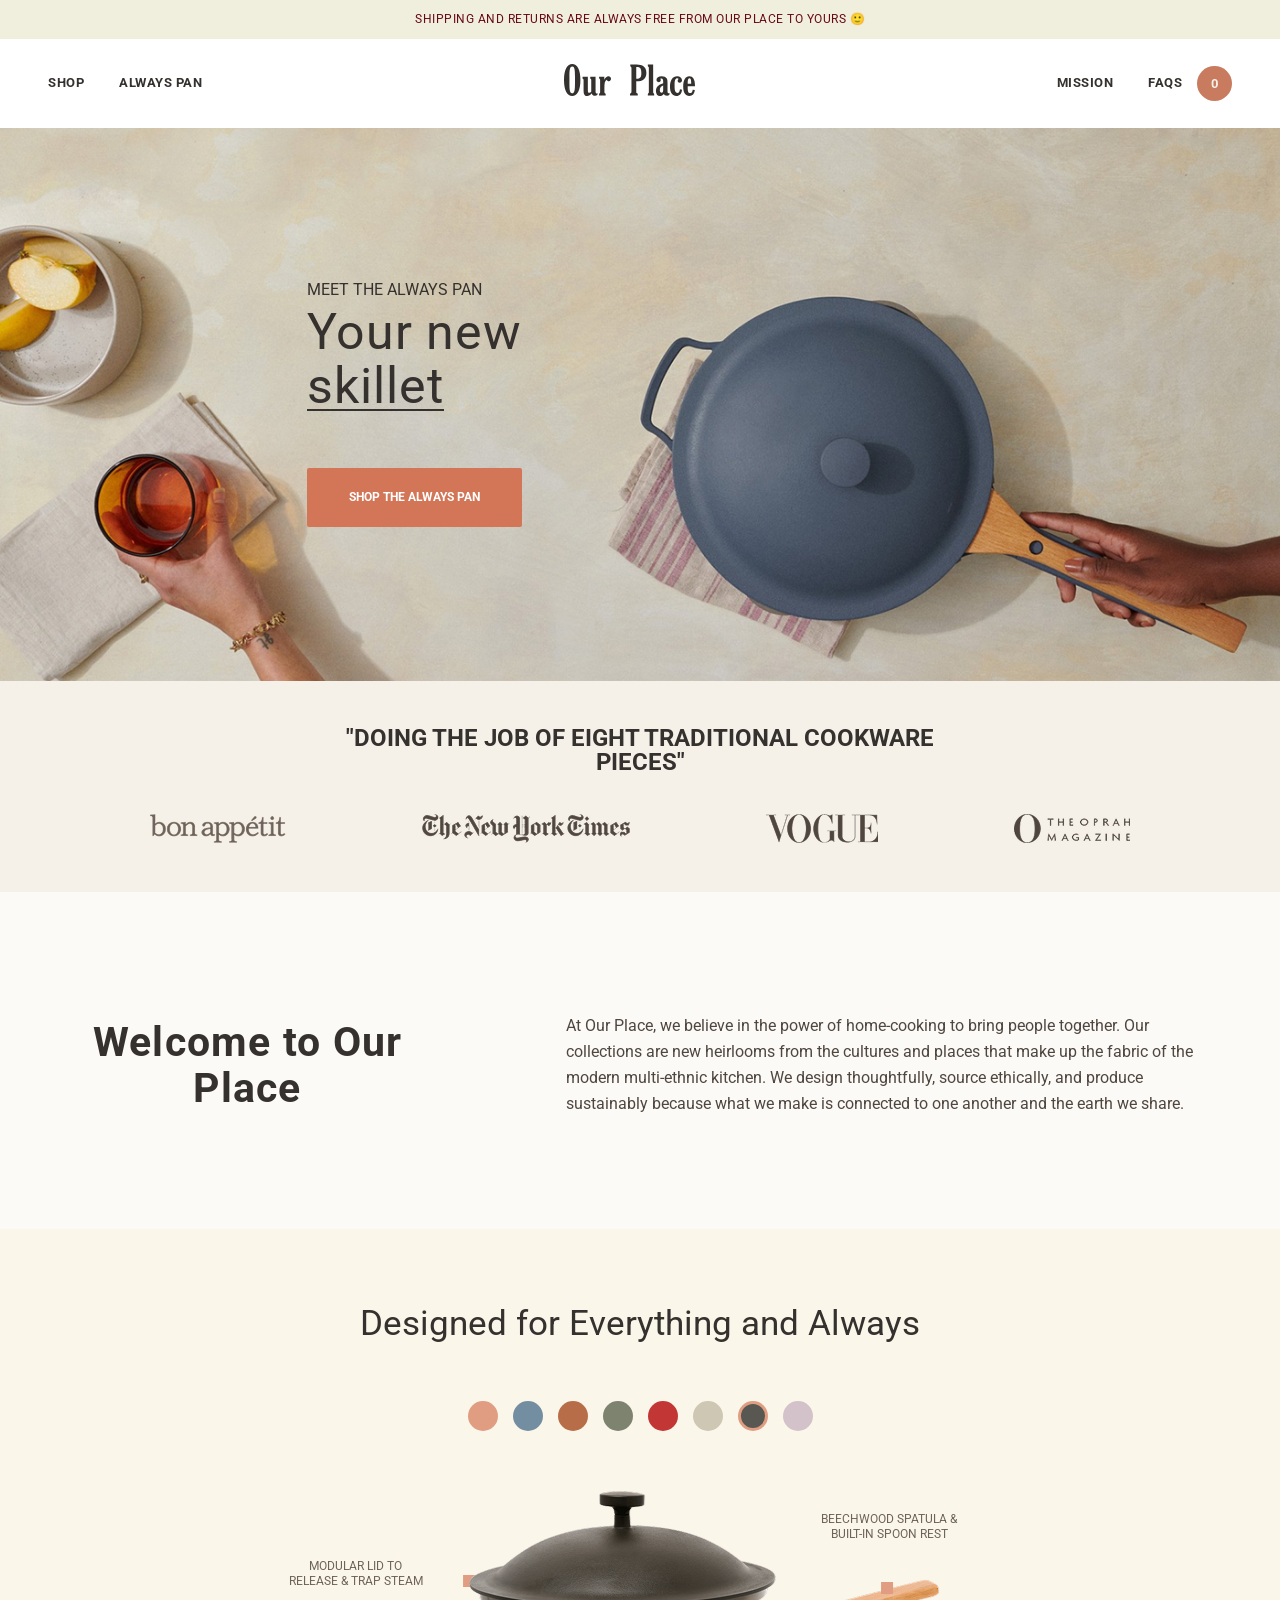
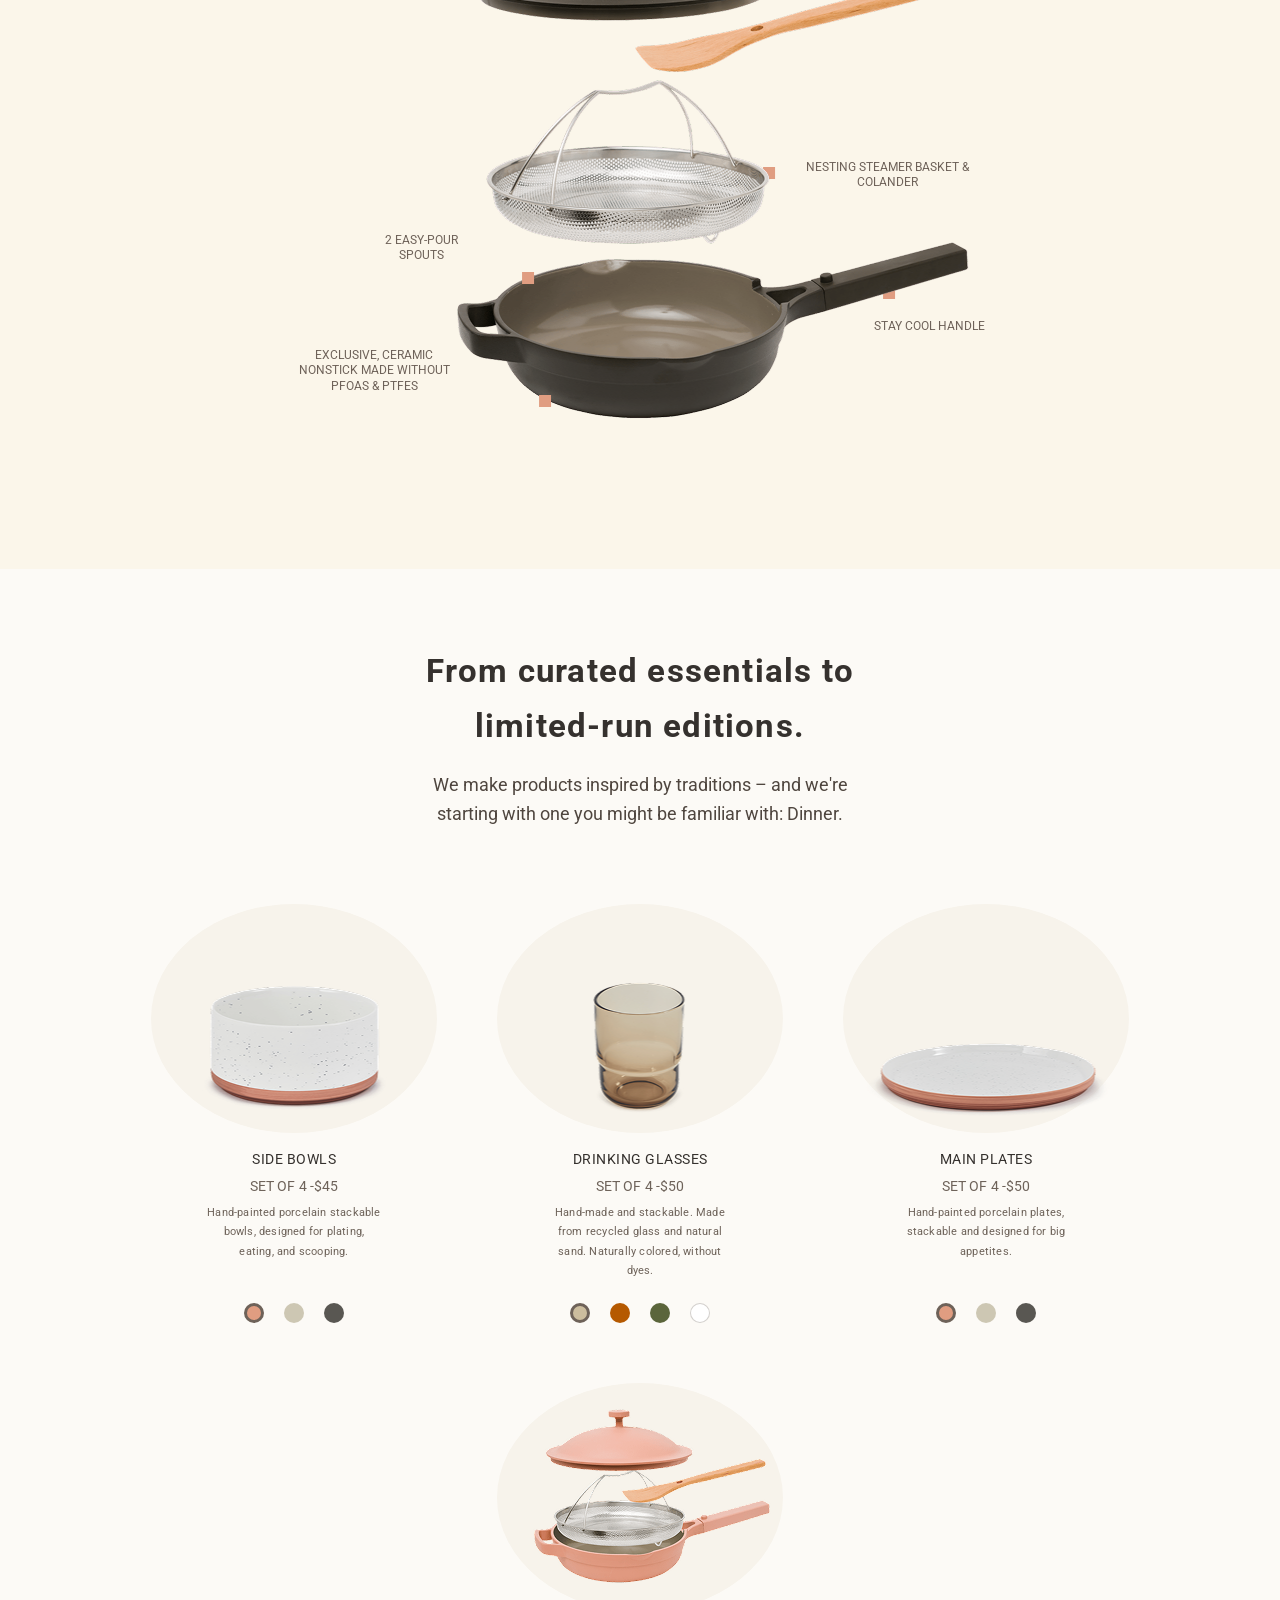
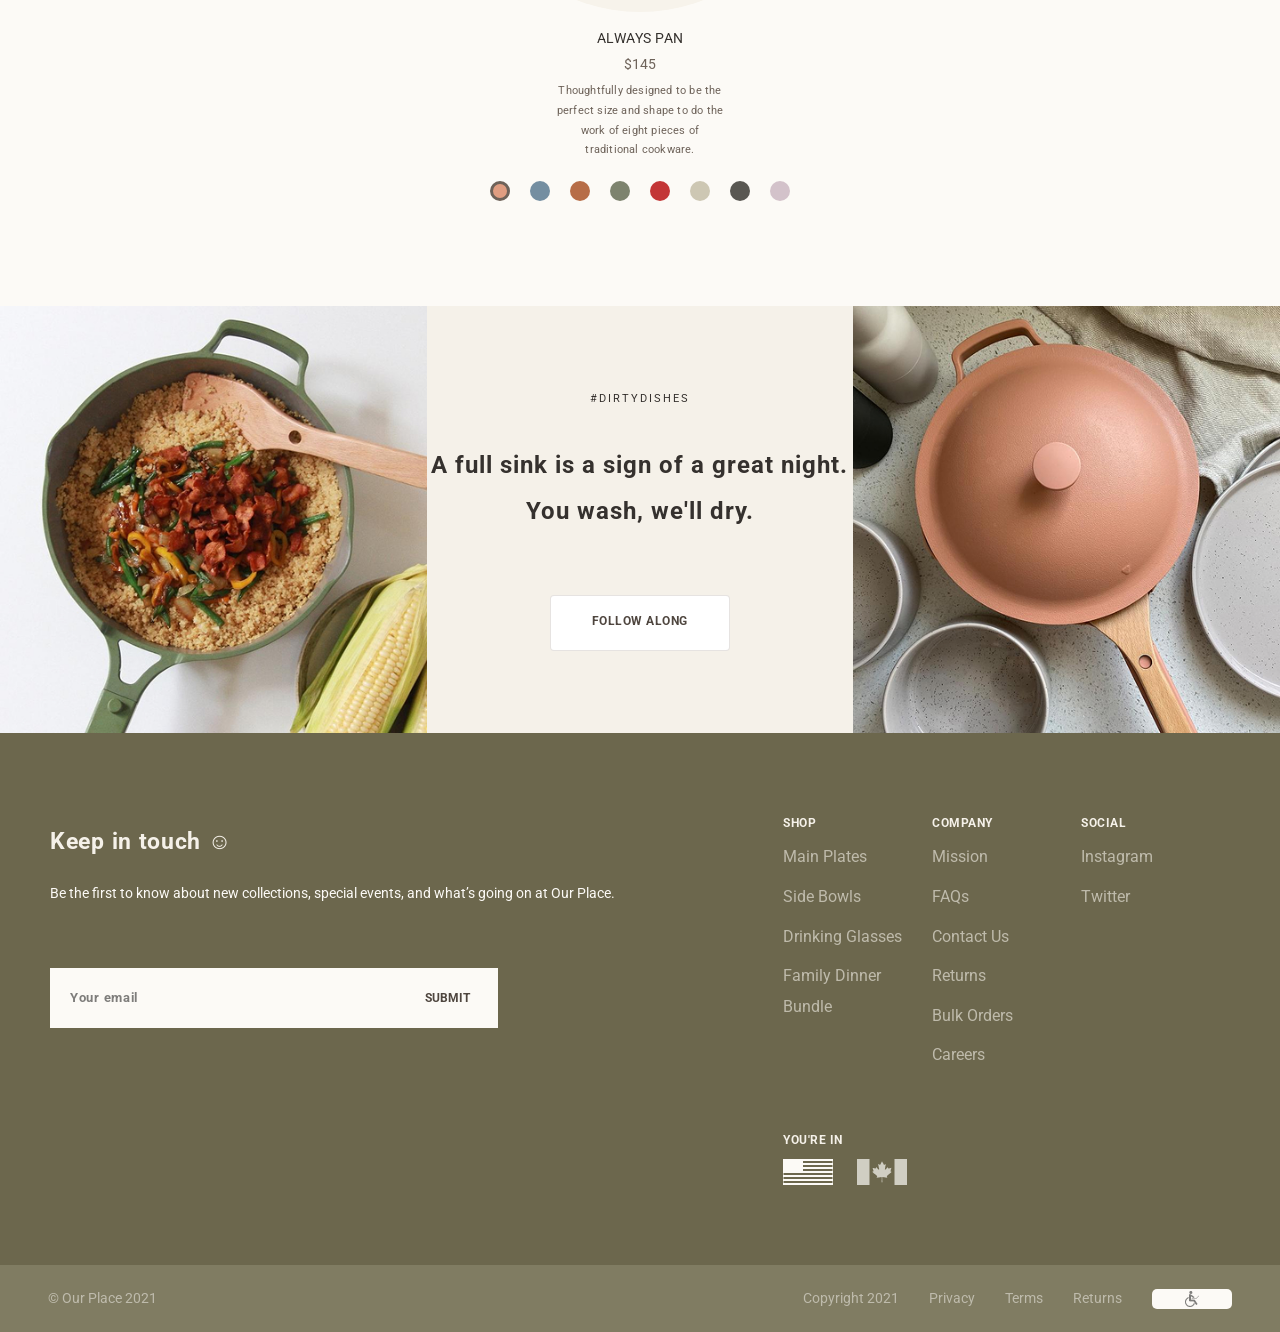
<file: index.html>
<!doctype html>
<html lang="en">
  <head>
    <meta charset="UTF-8" />
    <meta name="viewport" content="width=device-width, initial-scale=1.0" />
    <link rel="preconnect" href="https://fonts.googleapis.com" />
    <link rel="preconnect" href="https://fonts.gstatic.com" crossorigin />
    <link
      href="https://fonts.googleapis.com/css2?family=Roboto:ital,wght@0,100..900;1,100..900&display=swap"
      rel="stylesheet"
    />
    <link rel="stylesheet" href="style.css" />
    <title>Document</title>
  </head>
  <body>
    <div class="supheader">
      SHIPPING AND RETURNS ARE ALWAYS FREE FROM OUR PLACE TO YOURS 🙂
    </div>
    <header class="header">
      <nav class="nav__left">
        <ul>
          <li class="nav__item"><a href="#">Shop</a></li>
          <li class="nav__item"><a href="#">Always Pan</a></li>
        </ul>
      </nav>

      <div class="logo__wrapper">
        <a href="/">
          <img src="img/logo.svg" alt="Our Place" />
        </a>
      </div>

      <nav class="nav__left">
        <ul>
          <li class="nav__item"><a href="#">Mission</a></li>
          <li class="nav__item"><a href="#">FAQs</a></li>
          <li class="nav__item cart__item">
            <a href="#">
              <div class="cart__wrapper">
                <span class="cart__count">0</span>
              </div>
            </a>
          </li>
        </ul>
      </nav>

      <div class="mobile__menu">
        <img
          class="mobile__menu__icon active"
          src="./img/mobile-menu.png"
          alt="Menu"
        />
        <img class="mobile__menu__icon" src="./img/close.png" alt="Menu" />
        <ul class="mobile__menu__list">
          <li class="mobile__menu__item"><a href="#">Shop</a></li>
          <li class="mobile__menu__item"><a href="#">Always Pan</a></li>
          <li class="mobile__menu__item"><a href="#">Mission</a></li>
          <li class="mobile__menu__item"><a href="#">FAQs</a></li>
          <li class="mobile__menu__item"><a href="#">Cart</a></li>
        </ul>
      </div>
    </header>

    <main>
      <section class="hero">
        <div class="hero__content">
          <h3 class="hero__suptitle">Meet The Always Pan</h3>
          <h2 class="hero__title">
            <span>Your new </span><span class="hero__line-2">skillet</span>
          </h2>
          <button class="hero__btn">Shop the Always Pan</button>
        </div>
      </section>

      <section class="press">
        <h2 class="press__title">
          "Doing the job of eight traditional cookware pieces"
        </h2>
        <div class="press__content">
          <ul class="press__list">
            <li class="press__logo">
              <img src="./img/logo1.png" alt="bon appetit" />
            </li>
            <li class="press__logo">
              <img src="./img/logo2.png" alt="The New York Times" />
            </li>
            <li class="press__logo">
              <img src="./img/logo3.png" alt="VOGUE" />
            </li>
            <li class="press__logo">
              <img src="./img/logo4.png" alt="The oprah magazine" />
            </li>
          </ul>
        </div>
      </section>

      <section class="welcome">
        <div class="welcome__container">
          <h2 class="welcome__title">Welcome to Our Place</h2>
          <p class="welcome__text">
            At Our Place, we believe in the power of home-cooking to bring
            people together. Our collections are new heirlooms from the cultures
            and places that make up the fabric of the modern multi-ethnic
            kitchen. We design thoughtfully, source ethically, and produce
            sustainably because what we make is connected to one another and the
            earth we share.
          </p>
        </div>
      </section>

      <section class="design">
        <h2 class="design__title">Designed for Everything and Always</h2>
        <div class="design__colors">
          <ul>
            <li class="design__color"></li>
            <li class="design__color"></li>
            <li class="design__color"></li>
            <li class="design__color"></li>
            <li class="design__color"></li>
            <li class="design__color"></li>
            <li class="design__color active"></li>
            <li class="design__color"></li>
          </ul>
        </div>
        <div class="design__diagram">
          <img
            src="./img/skillet.png"
            alt="Skillet design"
            class="design__diagram__img"
          />

          <div class="design__diagram__tip diagram__tip__lid">
            <span class="diagram__tip__mark"></span>
            <p class="diagram__tip__text">
              Modular lid to release & trap steam
            </p>
          </div>

          <div class="design__diagram__tip diagram__tip__spatula">
            <span class="diagram__tip__mark"></span>
            <p class="diagram__tip__text">
              Beechwood spatula & built-in spoon rest
            </p>
          </div>

          <div class="design__diagram__tip diagram__tip__spouts">
            <span class="diagram__tip__mark"></span>
            <p class="diagram__tip__text">2 easy-pour spouts</p>
          </div>

          <div class="design__diagram__tip diagram__tip__colander">
            <span class="diagram__tip__mark"></span>
            <p class="diagram__tip__text">Nesting steamer basket & colander</p>
          </div>

          <div class="design__diagram__tip diagram__tip__nonstick">
            <span class="diagram__tip__mark"></span>
            <p class="diagram__tip__text">
              Exclusive, ceramic nonstick made without PFOAs & PTFEs
            </p>
          </div>

          <div class="design__diagram__tip diagram__tip__handle">
            <span class="diagram__tip__mark"></span>
            <p class="diagram__tip__text">Stay cool handle</p>
          </div>
        </div>

        <div class="design__mobile__tips">
          <p class="design__mobile__tip">Modular lid to release & trap steam</p>
          <p class="design__mobile__tip">
            Beechwood spatula & built-in spoon rest
          </p>
          <p class="design__mobile__tip">Nesting steamer basket & colander</p>
          <p class="design__mobile__tip">2 easy-pour spouts</p>
          <p class="design__mobile__tip">
            Exclusive, ceramic nonstick made without PFOAs & PTFEs
          </p>
          <p class="design__mobile__tip">Stay cool handle</p>
        </div>
      </section>

      <section class="catalog">
        <h2 class="catalog__title">
          From curated essentials to limited-run editions.
        </h2>
        <p class="catalog__text">
          We make products inspired by traditions – and we're starting with one
          you might be familiar with: Dinner.
        </p>
        <div class="catalog__content">
          <div class="catalog__card">
            <div class="catalog__card__img">
              <img src="./img/bowl.png" alt="Bowl image" />
            </div>
            <h3 class="catalog__card__title">Side Bowls</h3>
            <p class="catalog__card__price">SET OF 4 -$45</p>
            <p class="catalog__card__desc">
              Hand-painted porcelain stackable bowls, designed for plating,
              eating, and scooping.
            </p>
            <div class="catalog__card__colors card__colors__bowl">
              <div class="catalog__card__color active"></div>
              <div class="catalog__card__color"></div>
              <div class="catalog__card__color"></div>
            </div>
          </div>

          <div class="catalog__card">
            <div class="catalog__card__img">
              <img src="./img/glass.png" alt="Glass image" />
            </div>
            <h3 class="catalog__card__title">Drinking Glasses</h3>
            <p class="catalog__card__price">SET OF 4 -$50</p>
            <p class="catalog__card__desc">
              Hand-made and stackable. Made from recycled glass and natural
              sand. Naturally colored, without dyes.
            </p>
            <div class="catalog__card__colors card__colors__glass">
              <div class="catalog__card__color active"></div>
              <div class="catalog__card__color"></div>
              <div class="catalog__card__color"></div>
              <div class="catalog__card__color"></div>
            </div>
          </div>

          <div class="catalog__card">
            <div class="catalog__card__img">
              <img src="./img/plate.png" alt="Plate image" />
            </div>
            <h3 class="catalog__card__title">Main Plates</h3>
            <p class="catalog__card__price">SET OF 4 -$50</p>
            <p class="catalog__card__desc">
              Hand-painted porcelain plates, stackable and designed for big
              appetites.
            </p>
            <div class="catalog__card__colors card__colors__plate">
              <div class="catalog__card__color active"></div>
              <div class="catalog__card__color"></div>
              <div class="catalog__card__color"></div>
            </div>
          </div>

          <div class="catalog__card">
            <div class="catalog__card__img">
              <img src="./img/pan.png" alt="Pan image" />
            </div>
            <h3 class="catalog__card__title">Always Pan</h3>
            <p class="catalog__card__price">$145</p>
            <p class="catalog__card__desc">
              Thoughtfully designed to be the perfect size and shape to do the
              work of eight pieces of traditional cookware.
            </p>
            <div class="catalog__card__colors card__colors__pan">
              <div class="catalog__card__color active"></div>
              <div class="catalog__card__color"></div>
              <div class="catalog__card__color"></div>
              <div class="catalog__card__color"></div>
              <div class="catalog__card__color"></div>
              <div class="catalog__card__color"></div>
              <div class="catalog__card__color"></div>
              <div class="catalog__card__color"></div>
            </div>
          </div>
        </div>
      </section>

      <section class="follow">
        <div class="follow__part">
          <img class="follow__part__img" src="./img/left.jpg" alt="" />
        </div>
        <div class="follow__part follow__part__center">
          <h3 class="follow__suptitle">#DirtyDishes</h3>
          <h2 class="follow__title">
            A full sink is a sign of a great night. You wash, we'll dry.
          </h2>
          <button class="follow__btn">Follow Along</button>
        </div>
        <div class="follow__part">
          <img class="follow__part__img" src="./img/right.jpg" alt="" />
        </div>
      </section>
    </main>

    <footer class="footer">
      <div class="main__footer">
        <div class="footer__contact">
          <h2 class="footer__contact__title">Keep in touch ☺</h2>
          <p class="footer__contact__text">
            Be the first to know about new collections, special events, and
            what’s going on at Our Place.
          </p>
          <form action="#" class="footer__contact__form">
            <input
              type="text"
              placeholder="Your email"
              class="footer__contact__form__input input__text"
            />
            <input
              type="submit"
              value="Submit"
              class="footer__contact__form__input input__submit"
            />
          </form>
        </div>
        <div class="footer__right">
          <nav class="footer__nav">
            <div class="footer__nav__col">
              <h3 class="footer__nav__title">Shop</h3>
              <ul class="nav__list">
                <li class="footer__nav__item">Main Plates</li>
                <li class="footer__nav__item">Side Bowls</li>
                <li class="footer__nav__item">Drinking Glasses</li>
                <li class="footer__nav__item">Family Dinner Bundle</li>
              </ul>
            </div>
            <div class="footer__nav__col">
              <h3 class="footer__nav__title">Company</h3>
              <ul class="nav__list">
                <li class="footer__nav__item">Mission</li>
                <li class="footer__nav__item">FAQs</li>
                <li class="footer__nav__item">Contact Us</li>
                <li class="footer__nav__item">Returns</li>
                <li class="footer__nav__item">Bulk Orders</li>
                <li class="footer__nav__item">Careers</li>
              </ul>
            </div>
            <div class="footer__nav__col">
              <h3 class="footer__nav__title">Social</h3>
              <ul class="nav__list">
                <li class="footer__nav__item">Instagram</li>
                <li class="footer__nav__item">Twitter</li>
              </ul>
            </div>
          </nav>
          <div class="footer__location">
            <h3 class="footer__location__title">You're In</h3>
            <div class="footer__location__content">
              <img
                src="./img/flag1.png"
                alt="USA"
                class="footer__location__pic"
              />
              <img
                src="./img/flag2.png"
                alt="Canada"
                class="footer__location__pic"
              />
            </div>
          </div>
        </div>
      </div>

      <div class="subfooter">
        <span class="subfooter__left">© Our Place 2021</span>
        <div class="subfooter__right">
          <ul class="subfooter__list">
            <li class="subfooter__list__item subfooter__list__item__copy">
              Copyright 2021
            </li>
            <nav class="subfooter__nav">
              <li class="subfooter__list__item">
                <a href="#">Privacy</a>
              </li>
              <li class="subfooter__list__item"><a href="#">Terms</a></li>
              <li class="subfooter__list__item"><a href="#">Returns</a></li>
            </nav>
            <li class="subfooter__list__item subfooter__list__item__btn">
              <button class="subfooter__btn">
                <img src="./img/subfooter-icon.png" alt="disabilities mode" />
              </button>
            </li>
          </ul>
        </div>
      </div>
    </footer>

    <script src="./script.js"></script>
  </body>
</html>
</file>
<file: style.css>
:root {
  --supheader-bg: #f0eedd;
  --supheader-text: #670a18;
  --main-text: #35312e;
  --cart-el-bg: #c87b5e;
  --light-color: #f5f1e9;
  --hero-btn-bg: #d37657;
  --second-light-color: #fcfaf6;
  --grey-text: #4f463f;
  --design-block-bg: #fbf6ea;
  --design-block-mark: #e09d81;
  --design-block-text: #6e6259;
  --item-card-img: #f7f3eb;
  --item-card-text: #6e635a;
  --footer-bg: #6c674d;
  --footer-input-text: #00000080;
  --footer-nav-text: #f5f1e999;
  --subfooter-bg: #807c62;
  --subfooter-text: #fcfaf680;

  --main-font: "Roboto", sans-serif;
}

* {
  margin: 0;
  padding: 0;
  box-sizing: border-box;
}

body {
  font-family: var(--main-font);
  color: var(--main-text);
  font-stretch: 100%;
  -webkit-font-smoothing: antialiased;
}

h1,
h2,
h3,
h4,
h5,
h6,
p {
  margin: 0;
  padding: 0;
  font-weight: normal;
  font-size: 16px;
}

a {
  text-decoration: none;
  color: inherit;
}

input,
button {
  font-family: inherit;
  border: none;
  background: none;
}

.supheader {
  background-color: var(--supheader-bg);
  color: var(--supheader-text);
  text-align: center;
  padding: 9px 0 10px;
  font-size: 12px;
  text-transform: uppercase;
  line-height: 1.7;
  letter-spacing: 0.5px;
}

.header {
  padding: 25px 48px;
  background: #fff;
  font-weight: 700;
  font-size: 13px;
  line-height: 1.7;
  letter-spacing: 0.5px;
  text-transform: uppercase;
  display: flex;
  justify-content: space-between;
  align-items: center;
}

ul {
  list-style: none;
  margin: 0;
  padding: 0;
  display: flex;
  align-items: center;
  column-gap: 35px;
}

.nav__item {
  position: relative;
}

.nav__item:not(.cart__item)::after {
  content: "";
  display: block;
  width: 0;
  height: 2px;
  background-color: var(--main-text);
  transition: width 0.3s ease;
}

.nav__item:hover::after {
  width: 100%;
}

.cart__wrapper {
  margin-left: -20px;
  width: 35px;
  height: 35px;
  border-radius: 50%;
  display: flex;
  justify-content: center;
  align-items: center;
  background-color: var(--cart-el-bg);
  color: var(--light-color);
}

.mobile__menu {
  display: none;
  position: relative;
  width: 32px;
  height: 32px;
  pointer-events: none;
}

.mobile__menu__icon {
  position: absolute;
  width: 100%;
  height: 100%;
  top: 0;
  left: 0;
  opacity: 0;
  transition: all 0.2s linear;
}

.mobile__menu__icon:nth-of-type(2) {
  transform: scale(0.9);
}

.mobile__menu__icon.active {
  opacity: 1;
}

.mobile__menu__list {
  opacity: 0;
  transform: translateY(-30px);
  display: flex;
  flex-direction: column;
  align-items: flex-end;
  gap: 15px;
  position: absolute;
  right: 0;
  top: 100%;
  width: 160px;
  background-color: #fff;
  padding: 10px;
  border: 0.5px solid var(--main-text);
  border-radius: 12px;
  transition: all 0.2s linear;
}

.mobile__menu__list.active {
  opacity: 1;
  transform: translateY(0);
}

.hero {
  display: flex;
  justify-content: space-between;
  align-items: flex-start;
  padding: 170px 383px;
  background: url("./img/hero-bg.jpg") no-repeat center;
  background-size: cover;
}

.hero__content {
  max-width: 248px;
  font-family: Roboto;
}

.hero__suptitle {
  margin-bottom: 9px;
  display: block;
  font-weight: 400;
  font-size: 16px;
  line-height: 1;
  text-transform: uppercase;
}

.hero__title {
  margin-bottom: 57px;
  font-weight: 400;
  font-size: clamp(32px, 4vw + 16px, 50px);
  letter-spacing: 1px;
  display: flex;
  flex-direction: column;
  row-gap: 4px;
  line-height: 1;
}

.hero__line-2 {
  position: relative;
  align-self: flex-start;
}

.hero__line-2::after {
  content: "";
  position: absolute;
  left: 0;
  bottom: 0;
  width: 100%;
  height: 2px;
  background-color: var(--main-text);
}

.hero__btn {
  width: 100%;
  padding: 19px 30px 20px;
  background-color: var(--hero-btn-bg);
  border-radius: 2px;
  font-weight: 700;
  font-size: 12px;
  line-height: 1.7;
  text-transform: uppercase;
  color: #fff;
  transition: all 0.2s linear;
  cursor: pointer;
}

.hero__btn:hover {
  transform: scale(1.02);
  box-shadow: 0 8px 20px rgba(0, 0, 0, 0.15);
}

.press {
  padding: 45px 0;
  background-color: var(--light-color);
}

.press__title {
  font-weight: 700;
  font-size: 24px;
  line-height: 1;
  text-align: center;
  text-transform: uppercase;
  max-width: 630px;
  margin: 0 auto 40px;
}

.press__list {
  display: flex;
  justify-content: space-between;
  align-items: center;
  max-width: 1140px;
  margin: 0 auto;
  padding: 0 80px;
}

.welcome {
  padding: 121px 5% 112px;
  background: var(--second-light-color);
}

.welcome__container {
  display: flex;
  justify-content: center;
  align-items: center;
  column-gap: 135px;
}

.welcome__title {
  max-width: 400px;
  font-weight: 700;
  font-size: clamp(28px, 3vw + 12px, 41px);
  line-height: 1.13;
  letter-spacing: 1.25px;
  text-align: center;
}

.welcome__text {
  max-width: 650px;
  line-height: 1.62;
  color: var(--grey-text);
}

.design {
  padding: 70px 0 140px;
  background-color: var(--design-block-bg);
}

.design__title {
  font-size: 35px;
  line-height: 1.4;
  text-align: center;
  margin-bottom: 53px;
}

.design__colors {
  margin-bottom: 45px;
}

.design__colors ul {
  display: flex;
  justify-content: center;
  align-items: center;
  column-gap: 15px;
}

.design__color {
  width: 30px;
  height: 30px;
  border-radius: 50%;
  background: rgba(0, 0, 0, 0.3);
}

.design__color:nth-of-type(1) {
  background-color: var(--design-block-mark);
}

.design__color:nth-of-type(2) {
  background-color: #748ea1;
}

.design__color:nth-of-type(3) {
  background-color: #b76d47;
}

.design__color:nth-of-type(4) {
  background-color: #7d836e;
}

.design__color:nth-of-type(5) {
  background-color: #c33636;
}

.design__color:nth-of-type(6) {
  background-color: #cdc7b3;
}

.design__color:nth-of-type(7) {
  background-color: #595752;
}

.design__color:nth-of-type(8) {
  background-color: #d3c2ca;
}

.design__color.active {
  border: 3px solid var(--design-block-mark);
}

.design__diagram {
  position: relative;
  max-width: 562px;
  margin: 0 auto;
  transform: translateX(13%);
}

.design__diagram__img {
  display: block;
  width: 100%;
  height: auto;
}

.design__diagram__tip {
  position: absolute;
}

.diagram__tip__lid {
  top: 83px;
  left: -144px;
  min-width: 135px;
}

.diagram__tip__lid .diagram__tip__mark {
  top: 16px;
  right: -52px;
  z-index: -1;
}

.diagram__tip__spatula {
  min-width: 158px;
  top: 36px;
  right: 26px;
}

.diagram__tip__spatula .diagram__tip__mark {
  left: 45%;
  top: calc(100% + 70px);
}

.diagram__tip__spouts {
  min-width: 107px;
  left: -64px;
  top: 357px;
}

.diagram__tip__spouts .diagram__tip__mark {
  right: -59px;
  top: calc(100% + 39px);
}

.diagram__tip__colander {
  min-width: 171px;
  top: 284px;
  right: 21px;
}

.diagram__tip__colander .diagram__tip__mark {
  left: -39px;
  top: 7px;
  z-index: -1;
}

.diagram__tip__nonstick {
  min-width: 172px;
  left: -144px;
  top: 472px;
}

.diagram__tip__nonstick .diagram__tip__mark {
  top: 47px;
  right: -91px;
}

.diagram__tip__handle {
  min-width: 160px;
  top: 443px;
  right: -15px;
}

.diagram__tip__handle .diagram__tip__mark {
  top: -32px;
  left: 34px;
  z-index: -1;
}

.diagram__tip__mark {
  position: absolute;
  width: 12px;
  height: 12px;
  background-color: var(--design-block-mark);
}

.diagram__tip__text {
  position: absolute;
  font-size: 12px;
  line-height: 1.29;
  text-align: center;
  text-transform: uppercase;
  color: var(--design-block-text);

  width: 100%;
}

.design__mobile__tips {
  display: none;
  margin-top: 50px;
  padding: 0 30px;
  flex-direction: column;
  gap: 10px;
}

.design__mobile__tip {
  line-height: 1.29;
  text-align: center;
  text-transform: uppercase;
  color: var(--design-block-text);
}

.catalog {
  background-color: var(--second-light-color);
  padding: 74px 0 105px;
}

.catalog__title {
  font-weight: 700;
  font-size: 33px;
  line-height: 1.67;
  letter-spacing: 1.2px;
  text-align: center;
  max-width: 477px;
  margin: 0 auto 18px;
}

.catalog__text {
  font-size: 18px;
  line-height: 1.61;
  text-align: center;
  color: var(--grey-text);
  max-width: 441px;
  margin: 0 auto 75px;
}

.catalog__content {
  display: flex;
  justify-content: center;
  align-items: center;
  column-gap: 60px;
}

.catalog__card {
  text-align: center;
  display: flex;
  flex-direction: column;
  align-items: center;
  justify-content: start;
}

.catalog__card__img {
  position: relative;
  width: 286px;
  height: 229px;
  background-color: var(--item-card-img);
  border-radius: 50%;
  margin-bottom: 15px;
}

.catalog__card__img img {
  position: absolute;
  left: 50%;
  bottom: 0;
  transform: translateX(-50%);
}

.catalog__card__title {
  font-size: 14px;
  line-height: 1.7;
  letter-spacing: 0.5px;
  text-transform: uppercase;
  margin-bottom: 4px;
}

.catalog__card__price {
  font-size: 14px;
  line-height: 1.5;
  letter-spacing: 0.1px;
  color: var(--item-card-text);
  margin-bottom: 6px;
}

.catalog__card__desc {
  font-size: 11px;
  line-height: 1.78;
  letter-spacing: 0.2px;
  max-width: 174px;
  min-height: 79px;
  color: var(--item-card-text);
  margin-bottom: 21px;
}

.catalog__card__colors {
  display: flex;
  justify-content: center;
  align-items: center;
  column-gap: 20px;
}

.catalog__card__color {
  width: 20px;
  height: 20px;
  border-radius: 10px;
  background-color: rgba(0, 0, 0, 0.3);
}

.catalog__card__color.active {
  border: 3px solid #6e6259;
}

.card__colors__bowl .catalog__card__color:nth-of-type(1) {
  background-color: var(--design-block-mark);
}

.card__colors__bowl .catalog__card__color:nth-of-type(2) {
  background-color: #cdc7b3;
}

.card__colors__bowl .catalog__card__color:nth-of-type(3) {
  background-color: #595752;
}

.card__colors__glass .catalog__card__color:nth-of-type(1) {
  background-color: #ccbd9e;
}

.card__colors__glass .catalog__card__color:nth-of-type(2) {
  background-color: #b55900;
}

.card__colors__glass .catalog__card__color:nth-of-type(3) {
  background-color: #5b653b;
}

.card__colors__glass .catalog__card__color:nth-of-type(4) {
  background-color: #fff;
  border: 1px solid #6e635a4d;
}

.card__colors__plate .catalog__card__color:nth-of-type(1) {
  background-color: var(--design-block-mark);
}

.card__colors__plate .catalog__card__color:nth-of-type(2) {
  background-color: #cdc7b3;
}

.card__colors__plate .catalog__card__color:nth-of-type(3) {
  background-color: #595752;
}

.card__colors__pan .catalog__card__color:nth-of-type(1) {
  background-color: var(--design-block-mark);
}

.card__colors__pan .catalog__card__color:nth-of-type(2) {
  background-color: #748ea1;
}

.card__colors__pan .catalog__card__color:nth-of-type(3) {
  background-color: #b76d47;
}

.card__colors__pan .catalog__card__color:nth-of-type(4) {
  background-color: #7d836e;
}

.card__colors__pan .catalog__card__color:nth-of-type(5) {
  background-color: #c33636;
}

.card__colors__pan .catalog__card__color:nth-of-type(6) {
  background-color: #cdc7b3;
}

.card__colors__pan .catalog__card__color:nth-of-type(7) {
  background-color: #595752;
}

.card__colors__pan .catalog__card__color:nth-of-type(8) {
  background-color: #d3c2ca;
}

.follow {
  display: grid;
  grid-template-columns: repeat(3, 1fr);
}

.follow__part__img {
  width: 100%;
  display: block;
}

.follow__part__center {
  display: flex;
  flex-direction: column;
  justify-content: center;
  align-items: center;
  background-color: var(--light-color);
  text-align: center;
}

.follow__suptitle {
  font-size: 11px;
  line-height: 1.85;
  letter-spacing: 2px;
  text-transform: uppercase;
  margin-bottom: 33px;
}

.follow__title {
  font-weight: 700;
  font-size: 24px;
  line-height: 1.92;
  letter-spacing: 1px;
  margin: 0 auto 61px;
  max-width: 450px;
}

.follow__btn {
  padding: 19px 41px 23px;
  border-radius: 4px;
  border: 1px solid #aaa0984a;
  background-color: #fff;
  font-weight: 700;
  font-size: 12px;
  line-height: 1;
  letter-spacing: 0.5px;
  text-transform: uppercase;
  color: var(--grey-text);
  transition: all 0.2s ease;
  cursor: pointer;
}

.follow__btn:hover {
  transform: scale(1.02);
  box-shadow: 0 8px 20px rgba(0, 0, 0, 0.15);
}

.main__footer {
  padding: 80px 123px 123px 48px;
  background-color: var(--footer-bg);
  display: flex;
  justify-content: center;
  column-gap: 311px;
}

.footer__contact__title {
  font-weight: 700;
  font-size: 23px;
  line-height: 2.51;
  letter-spacing: 0.7px;
  color: var(--light-color);
  margin-bottom: 11px;
}

.footer__contact__text {
  font-size: 14px;
  line-height: 1.71;
  color: var(--second-light-color);
  margin-bottom: 62px;
}

.footer__contact__form {
  display: grid;
  grid-template-columns: 347px 101px;
  width: 448px;
  height: 60px;
}

.footer__contact__form__input {
  background-color: var(--second-light-color);
  height: 100%;
}

.footer__contact__form__input.input__text {
  width: 347px;
  padding: 5px 20px;
  font-weight: 700;
  font-size: 13px;
  line-height: 4.44;
  letter-spacing: 0.7px;
  color: #00000080;
}

.footer__contact__form__input.input__text::placeholder {
  color: #00000080;
  font-weight: 700;
  font-size: 13px;
  line-height: 4.44;
  letter-spacing: 0.7px;
}

.footer__contact__form__input.input__submit {
  padding: 23px 20px;
  font-weight: 700;
  font-size: 12px;
  line-height: 100%;
  text-transform: uppercase;
  color: var(--grey-text);
  transition: opacity 0.3s ease;
  cursor: pointer;
}

.input__submit:hover {
  opacity: 0.8;
}

.footer__nav {
  display: flex;
  margin-bottom: 50px;
}

.nav__list {
  display: flex;
  flex-direction: column;
  align-items: start;
  width: 149px;
}

.footer__nav__title {
  font-weight: 700;
  font-size: 12px;
  line-height: 1.7;
  letter-spacing: 0.5px;
  text-transform: uppercase;
  color: var(--light-color);
  margin-bottom: 9px;
}

.footer__nav__item {
  font-size: 16px;
  line-height: 1.91;
  color: var(--footer-nav-text);
  margin-bottom: 9px;
  transition: all 0.1s ease;
  cursor: pointer;
}

.footer__nav__item:hover {
  transform: scale(0.97);
}

.footer__location__title {
  font-weight: 700;
  font-size: 12px;
  line-height: 1.7;
  letter-spacing: 0.5px;
  text-transform: uppercase;
  color: var(--light-color);
  margin-bottom: 9px;
}

.footer__location__content {
  display: flex;
  align-items: center;
  column-gap: 24px;
}

.subfooter {
  padding: 20px 48px;
  display: flex;
  justify-content: space-between;
  align-items: center;
  background-color: var(--subfooter-bg);
  color: var(--subfooter-text);
  font-size: 14px;
  line-height: 1.94;
}

.subfooter__list {
  display: flex;
  align-items: center;
  column-gap: 30px;
}

.subfooter__nav {
  display: flex;
  column-gap: 30px;
}

.subfooter__list__item__btn {
  height: 20px;
}

.subfooter__btn {
  background-color: var(--second-light-color);
  padding: 0 31px;
  border-radius: 5px;
  height: 100%;
}

.subfooter__btn img {
  display: block;
  height: 100%;
}

@media (max-width: 1400px) {
  .catalog__content {
    flex-wrap: wrap;
    gap: 60px;
  }
}

@media (max-width: 1340px) {
  .hero {
    padding: 12% 24%;
  }
  .main__footer {
    padding: 80px 50px;
    justify-content: space-between;
    column-gap: 30px;
  }
}

@media (max-width: 1000px) {
  .main__footer {
    flex-direction: column;
    gap: 100px;
  }
  .footer__nav {
    justify-content: space-between;
  }
}

@media (max-width: 860px) {
  .press__list {
    flex-wrap: wrap;
    justify-content: center;
    gap: 40px;
  }
  .welcome__container {
    gap: 50px;
    flex-direction: column;
  }
  .follow {
    grid-template-columns: 1fr 2fr 1fr;
  }
  .follow__suptitle {
    margin-bottom: 10px;
  }
  .follow__title {
    font-size: 18px;
    margin: 0 auto 20px;
  }
  .follow__btn {
    padding: 10px 30px;
  }
}

@media (max-width: 760px) {
  .design__diagram {
    transform: translateX(13%) scale(0.8);
  }
}

@media (max-width: 640px) {
  .header {
    padding: 25px;
  }
  .header nav {
    display: none;
  }
  .mobile__menu {
    display: block;
    pointer-events: all;
  }
  .hero {
    padding: 12%;
    height: 70vh;
    display: flex;
    align-items: center;
  }
  .design__diagram {
    transform: translateX(13%) scale(0.7);
  }
  .follow {
    grid-template-columns: 1fr;
    grid-template-rows: repeat(3, 1fr);
  }
  .follow__part__center {
    gap: 100px;
  }
  .follow__title {
    font-size: 24px;
  }
  .follow__btn {
    padding: 19px 41px 23px;
  }
  .subfooter__list__item__copy {
    display: none;
  }
}

@media (max-width: 580px) {
  .design {
    padding: 70px 15px;
  }
  .design__diagram {
    transform: translateX(0) scale(1);
    display: flex;
    flex-direction: column;
  }
  .diagram__tip__text {
    display: none;
  }
  .design__diagram__tip .diagram__tip__mark {
    top: 0;
  }
  .diagram__tip__spatula .diagram__tip__mark {
    top: calc(100% + 62px);
  }
  .diagram__tip__colander .diagram__tip__mark {
    left: -18px;
    top: -20px;
  }
  .diagram__tip__handle .diagram__tip__mark {
    top: -69px;
    left: 48px;
  }
  .design__mobile__tips {
    display: flex;
  }
  .design__mobile__tip {
    font-size: 18px;
    border: 1px solid var(--design-block-text);
    border-radius: 8px;
    padding: 5px;
  }
  .footer__contact__form {
    grid-template-columns: 4fr 1fr;
    width: 80%;
  }
  .footer__contact__form__input.input__text {
    width: auto;
  }
  .footer__nav {
    flex-wrap: wrap;
    gap: 30px;
  }
  .subfooter,
  .subfooter__list,
  .subfooter__nav {
    flex-direction: column;
    gap: 30px;
  }
}

@media (max-width: 480px) {
  .supheader {
    padding: 10px;
  }
  .design__colors ul {
    flex-wrap: wrap;
    gap: 15px 20px;
  }
  .diagram__tip__mark {
    display: none;
  }
  .design__mobile__tip {
    font-size: 14px;
  }
  .catalog {
    padding: 74px 10px 105px;
  }
  .catalog__card__colors {
    gap: 20px;
    flex-wrap: wrap;
  }
  .follow__part__center {
    gap: 20px;
    padding: 0 15px;
  }
}

@media (max-width: 375px) {
  .footer__contact__form {
    display: flex;
    flex-direction: column;
    gap: 10px;
  }
  .footer__contact__form {
    height: auto;
  }
  .input__text {
    height: 60px;
  }
}

@media (max-height: 400px) {
  .hero__title {
    font-size: 32px;
  }
}

@media (max-height: 320px) {
  .hero {
    padding: 22%;
  }
  .hero__suptitle {
    margin: 9px 0;
  }
  .hero__title {
    margin-bottom: 17px;
  }
}
</file>
